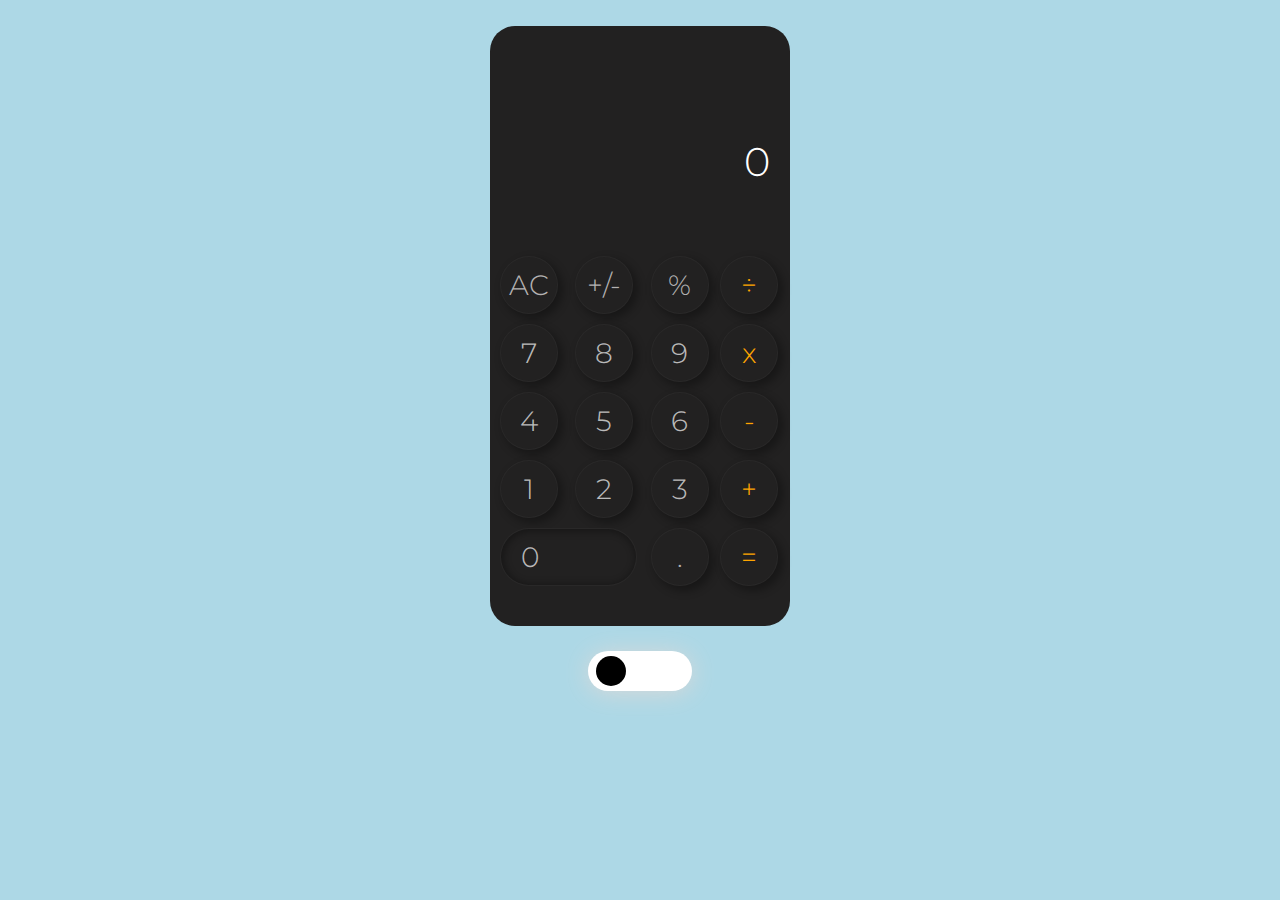
<file: calculadora2/index.html>
<!DOCTYPE html>
<html lang="en">
<head>
    <meta charset="UTF-8">
    <meta http-equiv="X-UA-Compatible" content="IE=edge">
    <meta name="viewport" content="width=device-width, initial-scale=1.0">
    <link rel="stylesheet" href="style.css">
    <link rel="shortcut icon" href="images/icones/favicon-32x32.png" type="image/x-icon">
    <title>Calculator</title>
    <script src="script.js"></script>
</head>
<body onkeyup="keydown(event)">
    <div class="main-container" id="main-container">
        <section class="display" >
            <div id="display" >0</div>
        </section>
        <div class="grid-container" id="grid">
           <div class="button" id="btn1" onclick="ac()">
               <p>AC</p>
           </div>
           <div class="button" id="btn2" onclick="abs()">
               <p>+/-</p>
           </div>
           <div class="button" id="btn3" onclick="percent()">
               <p>%</p>
           </div>
           <div class="button simbol" id="btn4" onclick="split()">
               <p>÷</p>
           </div>
           <div class="button number" id="btn5" onclick="display(7)">
               <p>7</p>
           </div>
           <div class="button number" id="btn6" onclick="display(8)">
               <p>8</p>
           </div>
           <div class="button number" id="btn7" onclick="display(9)">
               <p>9</p>
           </div>
           <div class="button simbol" id="btn8" onclick="multiply()">
               <p>x</p>
           </div>
           <div class="button number" id="btn9" onclick="display(4)">
               <p>4</p>
           </div>
           <div class="button number" id="btn10" onclick="display(5)">
               <p>5</p>
           </div>
           <div class="button number" id="btn11" onclick="display(6)">
               <p>6</p>
           </div>
           <div class="button simbol" id="btn12" onclick="minus()">
               <p>-</p>
           </div>
           <div class="button number" id="btn13" onclick="display(1)">
               <p>1</p>
           </div>
           <div class="button number" id="btn14" onclick="display(2)">
               <p>2</p>
           </div>
           <div class="button number" id="btn15" onclick="display(3)">
               <p>3</p>
           </div>
           <div class="button simbol" id="btn16" onclick="plus()">
               <p>+</p>
           </div>
           <div class="button number"  id="btn17" onclick="display(0)">
               <p>0</p>
           </div>
           <div class="button" id="btn18" onclick="display('.')">
               <p>.</p>
           </div>
           <div class="button simbol"  id="btn19" onclick="result()">
               <p>=</p>
           </div>
        </div>
    </div>
    <div class="toggle-btn" id="_1st-toggle-btn" onclick="changeMode()">
        <input type="checkbox">
        <span></span>
      </div>

</body>
</html>
</file>
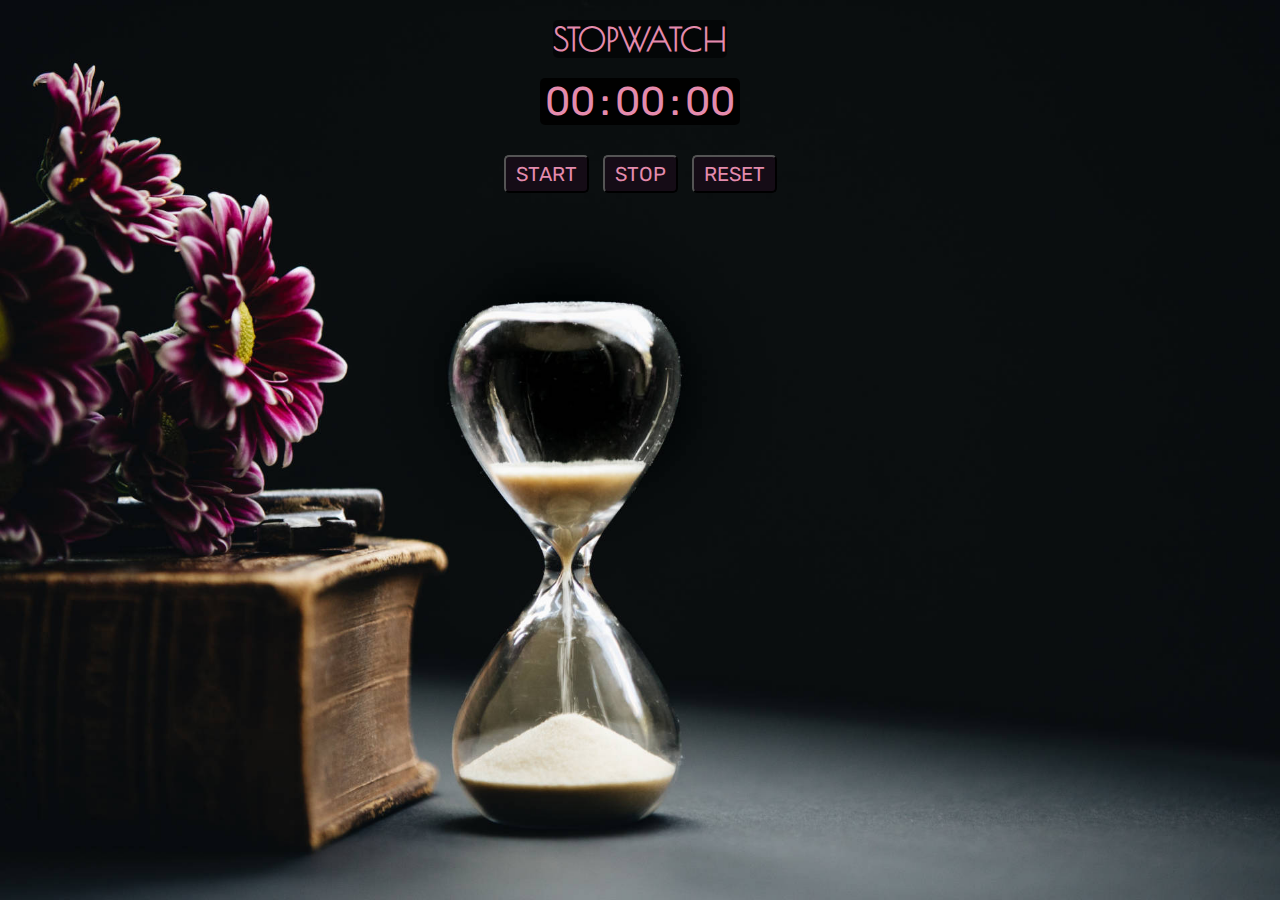
<file: crono/index.html>
<!DOCTYPE html>
<html lang="en">
<head>
    <meta charset="UTF-8">
    <meta http-equiv="X-UA-Compatible" content="IE=edge">
    <meta name="viewport" content="width=device-width, initial-scale=1.0">
    <title>Chronometer</title>
    <link rel="stylesheet" href="style.css">
    <script> 
        var cc = 00;
        var ss = 00;
        var mm = 00;
        var interval;

        function start(){
            
            interval = setInterval(cont, 10);      
        }        

        function stop(){
            clearInterval(interval)
        }

        function reset(){
        cc = 00;
        ss = 00;
        mm = 00;
        hh = 00;
        document.getElementById('cc').innerHTML = '00';
        document.getElementById('ss').innerHTML = '00';
        document.getElementById('mm').innerHTML = '00';
        }

        function cont(){
                      
            if (cc <10 ){
                document.getElementById('cc').innerHTML = '0' + cc;
            } else{
                document.getElementById('cc').innerHTML = cc;
            } cc = ++cc          


            
            if (cc > 99){
                cc = 0;
                ss = ++ss;                                
                if (ss < 10){
                 document.getElementById('ss').innerHTML = '0' + ss;
                }else {
                    document.getElementById('ss').innerHTML =  ss;
                }                             
                
                if (ss == 60){   
                    ss = 0;                
                    mm = ++mm                   
                    if(mm < 10 ){
                        document.getElementById('ss').innerHTML = '0' + ss;
                        document.getElementById('mm').innerHTML = '0' + mm;
                    } else{
                        document.getElementById('mm').innerHTML = mm;
                    }
                    
                }
                
        }
    }
    </script>

</head>

<body>
    <h1>STOPWATCH</h1>
    <div class="box"> <span id="mm">00</span>:<span id="ss">00</span>:<span id="cc">00</span></div>
    <div class="button">
        <button onclick="start()">START</button>
        <button onclick="stop()">STOP</button>
        <button onclick="reset()">RESET</button>
    </div>
    
</body>
</html>
</file>
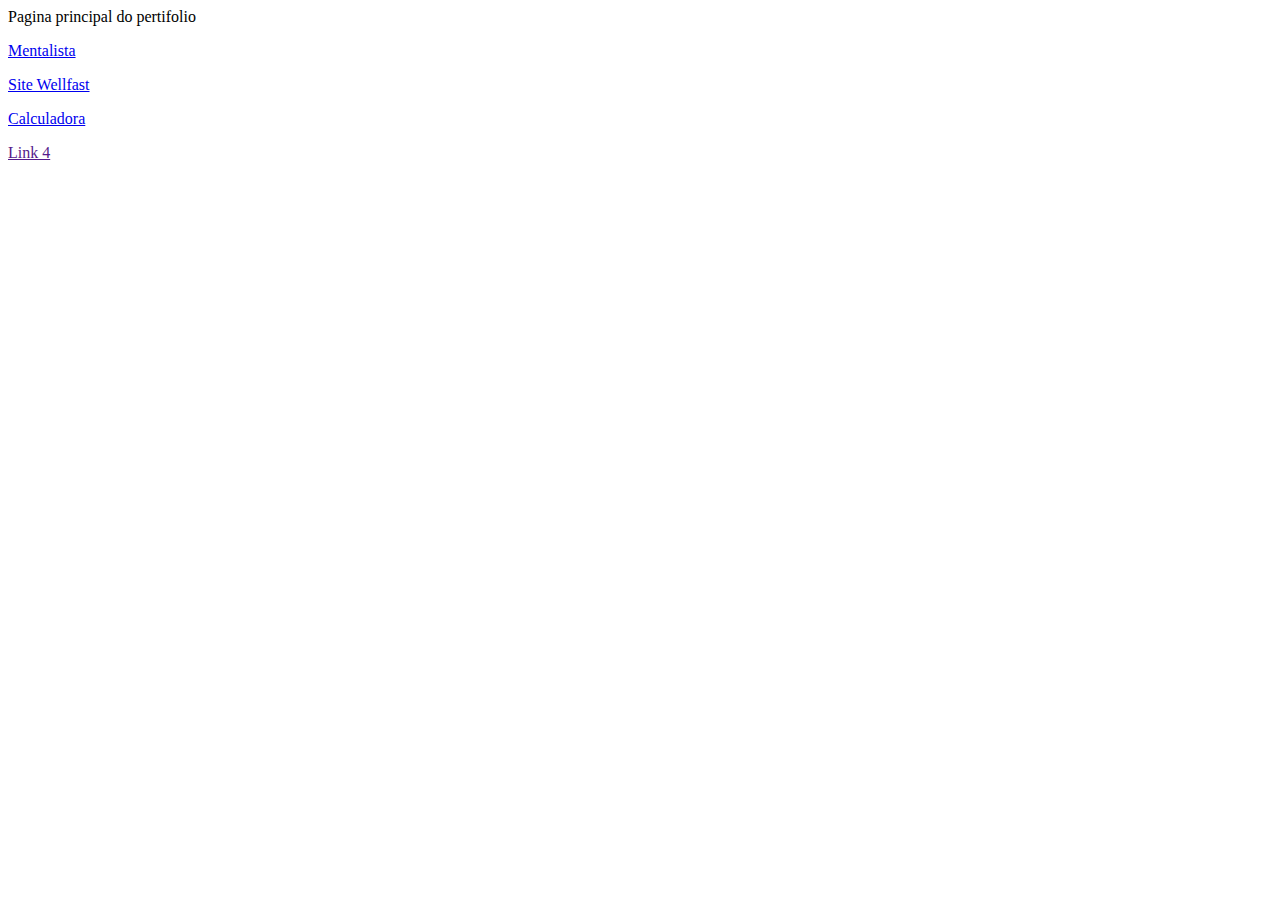
<file: index.html.html>
<!DOCTYPE html>
<html lang="en">
<head>
    <meta charset="UTF-8">
    <meta http-equiv="X-UA-Compatible" content="IE=edge">
    <meta name="viewport" content="width=device-width, initial-scale=1.0">
    <title>Document</title>
</head>
<body>
    <h>Pagina principal do pertifolio</h>

    <a href="mentalist/mentalist.html" target="_blank">
        <p>Mentalista</p>
    </a>
    <a href="wellfast-responsivo/index.html" target="_blank">
        <p>Site Wellfast</p>
    </a>
    <a href="calculadora/calcu.html" target="_blank">
        <p>Calculadora</p>
    </a>
    <a href="">
        <p>Link 4</p>
    </a>
</body>
</html>
</file>
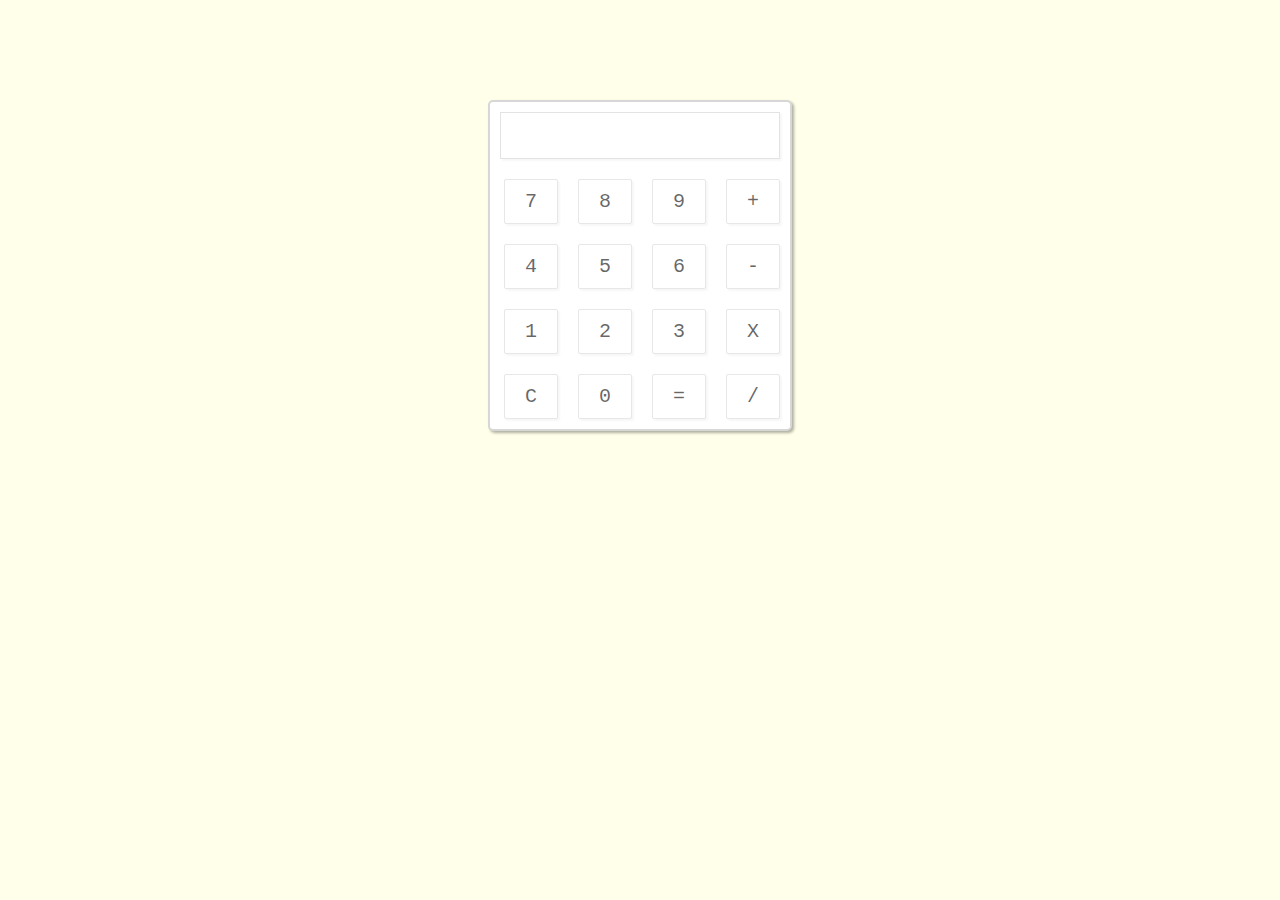
<file: calculadora/calcu.html>
<!DOCTYPE html>
<html lang="en">
<head>
    <meta charset="UTF-8">
    <meta http-equiv="X-UA-Compatible" content="IE=edge">
    <meta name="viewport" content="width=device-width, initial-scale=1.0">
    <title>Document</title>

    <style>

        body{
            background-color: rgba(255, 255, 224, 0.692);
            box-sizing: border-box;
            margin: 0;
            padding: 0;
        }

        .container{
            display: flex;
            
            
        }

        .cal{
            background-color: white;
            margin: 100px auto;
            border: 2px solid #d8d7d7;
            box-shadow: 2px 2px 3px rgba(0, 0, 0, 0.315);
            display: flex;
            flex-wrap: wrap;
            width: 300px;
            flex-direction: row-reverse;
            border-radius: 5px;
        }

        .square {
            
            font-size: 15pt;
            font-family: 'Courier New', Courier, monospace;
            padding: 10px 20px;
            margin: 10px;
            box-shadow: 2px 2px 2px rgba(0, 0, 0, 0.034);
            background-color: white;
            color: rgba(0, 0, 0, 0.603);
            border: 1px solid #e7e7e7;
            border-radius: 2px;
        }

        .display{
            box-shadow: 2px 2px 2px rgba(0, 0, 0, 0.034);
            border: 1px solid rgba(0, 0, 0, 0.11);
            width: 100%;
            height: 25px;
            padding: 10px 20px;
            margin: 10px;
            font-family: monospace;
            font-size: 18pt;
            text-align: right;
        }

        .square:hover {
            background-color: #e7e7e7;
            }

        .square:active {
            background-color:#cfcece;;
            transform: translateY(2px);
        }
    </style>

</head>
<body>
    
<div class="container">
    <div class="cal">
        <div class="display" id="tela"></div>
        
            <div class="square" onclick="somar()">+</div>
            <!-- /.square -->
            <div class="square" onclick="armazenar(this.innerHTML)">9</div>
            <!-- /.square -->
            <div class="square" onclick="armazenar(this.innerHTML)">8</div>
            <!-- /.square -->
            <div class="square" onclick="armazenar(this.innerHTML)">7</div>
            <!-- /.square -->
      
            <div class="square" onclick="subtrair()">-</div>
            <!-- /.square -->
            <div class="square" onclick="armazenar(this.innerHTML)">6</div>
            <!-- /.square -->
            <div class="square" onclick="armazenar(this.innerHTML)">5</div>
            <!-- /.square -->
            <div class="square" onclick="armazenar(this.innerHTML)">4</div>
            <!-- /.square -->
       
            <div class="square" onclick="multiplicar()">X</div>
            <!-- /.square -->
            <div class="square" onclick="armazenar(this.innerHTML)">3</div>
            <!-- /.square -->
            <div class="square" onclick="armazenar(this.innerHTML)">2</div>
            <!-- /.square -->
            <div class="square" onclick="armazenar(this.innerHTML)">1</div>
            <!-- /.square -->
       
            <div class="square" onclick="dividir()">/</div>
            <!-- /.square -->
            <div class="square" onclick="resultado()">=</div>
            <!-- /.square -->
            <div class="square" onclick="armazenar(this.innerHTML)">0</div>
            <!-- /.square -->
            <div class="square" onclick="limpar()">C</div>
    </div>
</div>

<script>
    
   
    var numeros = new Array;
    count = 0
    var sum = ''
    var soma1 = ''
    var soma2 = ''
    var plus = '+'
    var minus = '-'
    var times = '*'
    var split = '/'
    var operador = ''

    //Armazena os numeros no array
    function armazenar(valor){
        var display = document.getElementById('tela')
        numeros.push(valor)
        console.log(numeros)        
        display.innerHTML += numeros[count]
        
        sum = sum + numeros[count]
        count++
        console.log(sum)
    }
    // armazena o primeiro valor na variavel e adiciona a operacao a ser feita
    function somar(){
        soma1 = sum;
        operador = plus
        console.log(soma1);
        console.log('operador ' + operador);
        limpar();
    }

    function subtrair(){
        soma1 = sum;
        operador = minus
        console.log(soma1);
        console.log('operador ' + operador);
        limpar();
    }

    function multiplicar(){
        soma1 = sum;
        operador = times
        console.log(soma1);
        console.log('operador ' + operador);
        limpar();
    }

    function dividir(){
        soma1 = sum;
        operador = split
        console.log(soma1);
        console.log('operador ' + operador);
        limpar();
    }


    function resultado(){
        res = 0
        soma2 = sum;
        soma1num = Number(soma1)    
        soma2num = Number(soma2)
        if (operador == '+') {
            res = soma1num + soma2num
        } if (operador == '-'){
            res = soma1num - soma2num
        } if (operador == '*'){
            res = soma1num * soma2num
        } if (operador == '/'){
            res = soma1num / soma2num
        }
        document.getElementById('tela').innerHTML = res
        while (numeros.length > 0){
            numeros.pop()
        }
        
        numeros.push(res)
    }

    // limpa o array de numeros e o campo de display
    function limpar(){
        while (numeros.length > 0){
            numeros.pop()
        }
        var display = document.getElementById('tela');
        display.innerHTML = ''
        count = 0
        sum = ''
    }

</script>

</body>
</html>
</file>
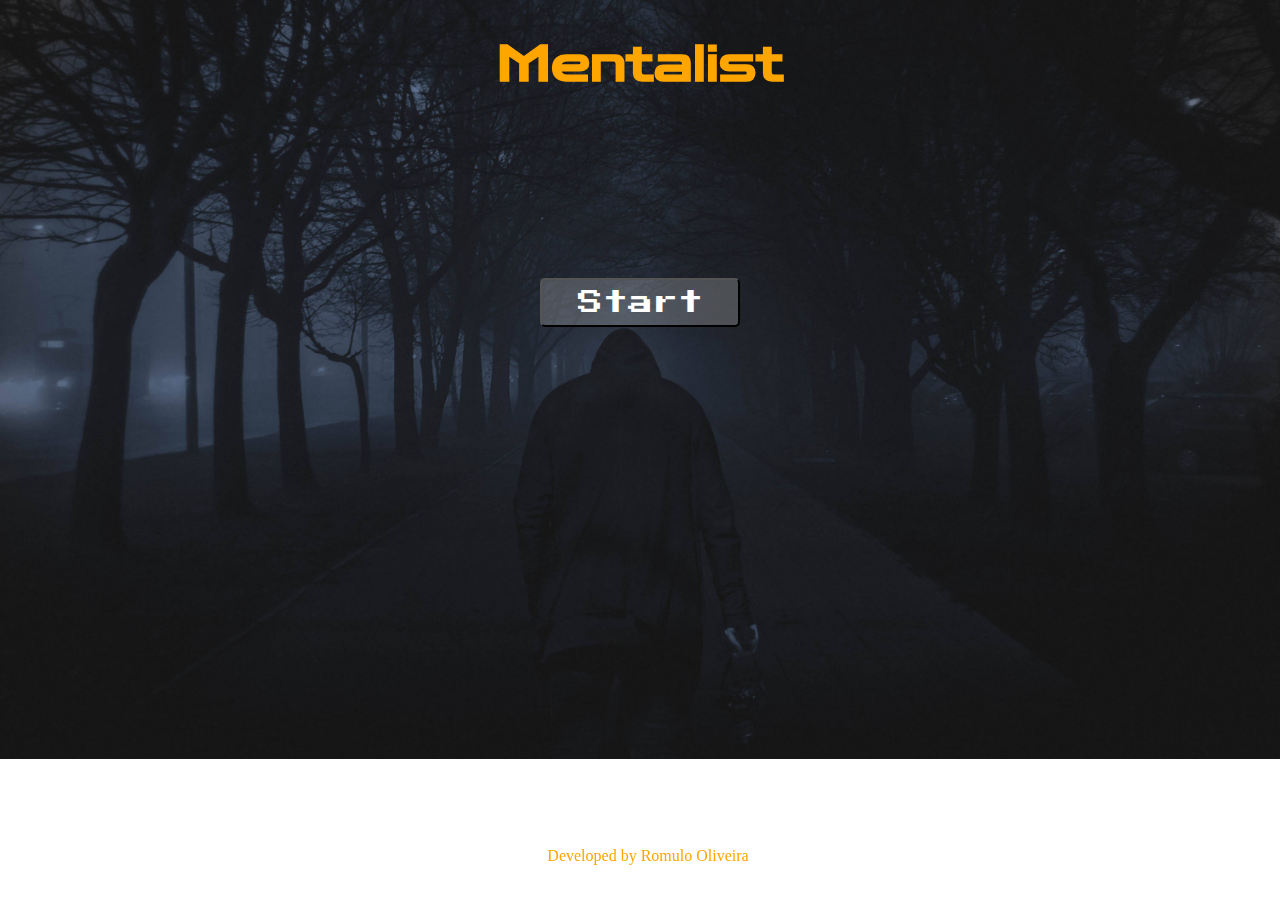
<file: Mentalista2/mentalista.html>
<!DOCTYPE html>
<html lang="en">
<head>
    <meta charset="UTF-8">
    <meta http-equiv="X-UA-Compatible" content="IE=edge">
    <meta name="viewport" content="width=device-width, initial-scale=1.0">
    <link rel="stylesheet" href="style.css">
    <title>Document</title>

</head>
<body>
    <h1>Mentalist</h1>
    <p id="explan">Guess a number between 1 and 10</p>
    <div id="life"></div>
    <div class="center"><img id="box"src="images/box-mario.png" alt="box mario"></div>
    <div class="center"><input type="number" id="guess" onkeyup="keydown(event)" ></div>
    <div class="center"><input type="button" value="Start" id="start" onclick="start()"></div>
    <h2 id="gameover">GAME OVER</h2>
    
    <div id="divCheck"><button id="check">Check</button></div>
    <p class="return" id="output" ></p>

    <div class="center"><input type="button" value="restart" id="restart" onclick="start()"></div>

    <footer>Developed by Romulo Oliveira</footer>

    <script>

        //give focus to input field
        document.getElementById('guess').focus();

        //event Listenner to button start
        //document.getElementById('check').addEventListener('click', guessNum);
        document.getElementById('check').addEventListener('click', guessNum);

        //assigns a ramdom number 
        var ramdomNum 
        //number of lives left
        var life

        //hide the button start and shows the other elements of the game, also give focus to the input element
       /*
        function start(){
            life = 3
            document.getElementById('start').setAttribute('class','remove');
            document.getElementById('explan').style.display = 'block';            
            document.getElementById('box').style.display = 'block';
            document.getElementById('guess').style.display = 'block';
            document.getElementById('life').style.display = 'block';
            document.getElementById('divCheck').style.display = 'block';
            document.getElementById('gameover').style.display = 'none';
            document.getElementById('restart').style.display = 'none';            
            document.getElementById('guess').focus();
            document.getElementById('life').innerHTML = '❤️❤️❤️';
            ramdomNum = Math.floor(Math.random()*10 + 1);                           
        }
        */

        function start(){
            life = 3 
            document.getElementById('start').setAttribute('class','remove');
            document.getElementById('explan').style.display = 'block';            
            document.getElementById('box').style.display = 'block';
            document.getElementById('guess').style.display = 'block';
            document.getElementById('life').style.display = 'block';
            document.getElementById('divCheck').style.display = 'block';
            document.getElementById('gameover').style.display = 'none';
            document.getElementById('restart').style.display = 'none';
            document.getElementById('output').innerHTML =''            
            document.getElementById('guess').focus();
            document.getElementById('guess').value = ''
            document.getElementById('life').innerHTML = '❤️❤️❤️';
            document.getElementById('output').setAttribute('class','return')
            ramdomNum = Math.floor(Math.random()*10 + 1);

               
        }

        function gameOver(){
            document.getElementById('box').style.display = 'none';
            document.getElementById('explan').style.display = 'none';
            document.getElementById('guess').style.display = 'none';
            document.getElementById('life').style.display = 'none';
            document.getElementById('divCheck').style.display = 'none';
            document.getElementById('gameover').style.display = 'block';
            document.getElementById('restart').style.display = 'block';
            document.getElementById('output').innerHTML ='The right number was: ' + ramdomNum;

        }

        //function to evaluate the number guessed
        function guessNum(){
            var guessedNum = document.getElementById('guess').value;
            var output = document.getElementById('output')
            console.log(ramdomNum);
            //evaluate the number of tries left
            if (life > 0){
                //evaluate if a valid number is being assign
                if(guessedNum <=0 || guessedNum > 10){
                    alert('Please type a valid number')
                } else {
                    if (guessedNum == ramdomNum){
                        output.innerHTML = 'Congratulations';
                        output.setAttribute('class','congrats');
                        document.getElementById('divCheck').style.display = 'none';
                        document.getElementById('guess').style.display = 'none';
                        document.getElementById('restart').style.display = 'block';

                    } else if (guessedNum < ramdomNum) {
                        output.innerHTML = 'The number Guessed is Greater than: ' + guessedNum;    
                        life--
                        switch(life){
                            case 2:
                            document.getElementById('life').innerHTML = '❤️❤️';
                            break
                            case 1:
                            document.getElementById('life').innerHTML = '❤️';
                            break 
                            case 0:
                            document.getElementById('life').innerHTML = '';
                            gameOver()
                            
                            break
                        }                    
                    } else if (guessedNum > ramdomNum){
                        output.innerHTML = 'The number Guessed is Lower than: ' + guessedNum;
                        life--
                        switch(life){
                            case 2:
                            document.getElementById('life').innerHTML = '❤️❤️';
                            break
                            case 1:
                            document.getElementById('life').innerHTML = '❤️';
                            break
                            case 0:
                            document.getElementById('life').innerHTML = '';
                            gameOver()
                            break   
                        }
                        
                    }  
                }
                document.getElementById('guess').value = ''
                document.getElementById('guess').focus();

            }   else{
                    document.getElementById('output').innerHTML =''
                    document.getElementById('output2').innerHTML = 'Voce nao tem mais vidas'
                }
            
        }

        //checks if the enter button is pressed if yes it triggres the function guessNum
        function keydown(event){
            var x = event.which || event.keyCode;
            if (x == 13){
                guessNum()
            }
        }

     
    </script>
</body>
</html>
</file>
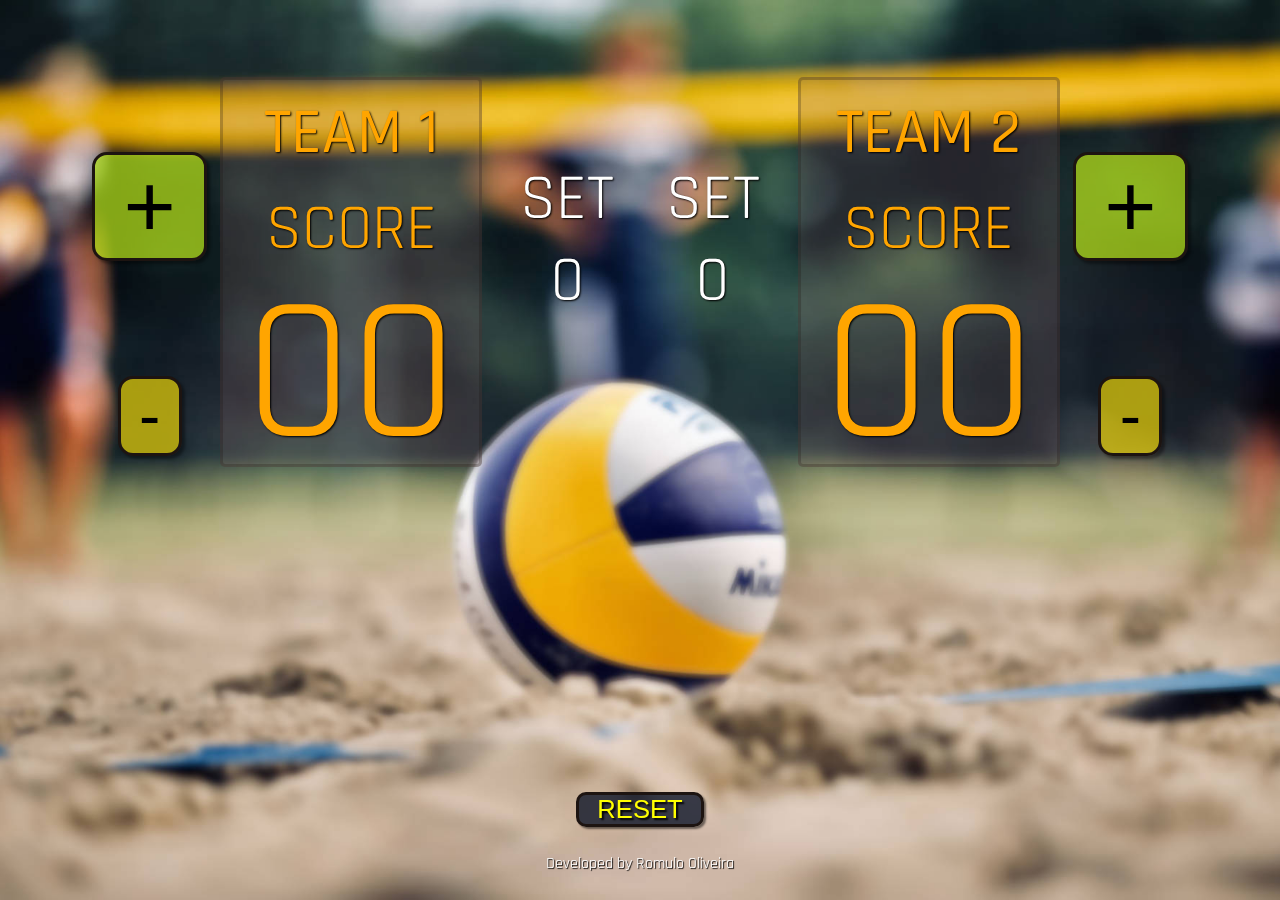
<file: scoreTable/score.html>
<!DOCTYPE html>
<html lang="en">
<head>
    <meta charset="UTF-8">
    <meta http-equiv="X-UA-Compatible" content="IE=edge">
    <meta name="viewport" content="width=device-width, initial-scale=1.0">
    <link rel="stylesheet" href="style.css">
    <title>Score Table</title>
    <script src="score.js"></script>
</head>
<body>    
        <main>
            <section class="buttons" id="secButton1">
                <button class="bplus" id="bplus1" onclick="plus(1)">+</button>
                <button class="bminus" id="bminus1" onclick="minus(1)">-</button>
            </section>
            <section class="team">
                <p class="pTeam">TEAM 1</p>
            <P class="pScore">SCORE</P>
            <DIV class="score" id="score1">00</DIV>
            </section>
            
        <aside class="setPoint">
            <p>SET</p>
            <div id="set1">0</div>
                    
        </aside>
        <aside class="setPoint">
            <p>SET</p>
            <div id="set2">0</div>
           
            </aside>
    
        <section class="team">
            <p class="pTeam">TEAM 2</p>
            <P class="pScore">SCORE</P>
            <DIV class="score" id="score2">00</DIV>
        </section>
        <section class="buttons" id="secButton2">
            <button class="bplus" id="bplus2" onclick="plus(2)">+</button>
            <button class="bminus" id="bminus2" onclick="minus(2)">-</button>
        </section>
         </main>

        <section id="reset" >
            <button onclick="reset()">RESET</button>
        </section>  
        <footer>Developed by Romulo Oliveira</footer> 
</body>
</html>
</file>
<file: calculadora2/style.css>
@import url('https://fonts.googleapis.com/css2?family=Montserrat:ital,wght@0,100;0,200;0,300;0,400;0,500;0,600;0,700;1,100;1,200;1,300;1,400;1,500;1,600;1,700&display=swap');


*{
    margin: 0;
    padding: 0;
}

body{
    background-color: lightblue;
}
.main-container{
    background-color: rgb(34, 33, 33);
    width: 300px;
    height: 600px;
    margin: 2vw auto;
    border-radius: 25px;
}

.display{
    display: flex;
    width: 100%;
    height: 35%;
    border-radius: 25px;
    font-size: 30pt;
    justify-content: flex-end;
    align-items: flex-end;
}
.display div{
    font-family: 'Montserrat', sans-serif;
    font-weight: 300;
    color: white;
    justify-content: flex-end;
    align-items: flex-end;
    margin: 50px 20px;
    overflow: auto;
}

.grid-container{
    display: grid;
    grid-gap: 10px;
    grid-template-columns: auto auto auto auto;
    margin: 20px 10px;
                 
}

#btn17{
    grid-column: 1 / 3;
    width: 135px;
    border-radius: 30px;
    box-shadow: inset 1px 1px 7px 2px rgb(0 0 0 / 31%);
    text-align: left;
}

#btn17 p{
    padding-left: 20px;
    
}


.button{
    background-color: rgb(34, 33, 33);
    color: rgb(180, 178, 178);
    border: 1px solid rgba(68, 68, 68, 0.200);
    border-radius: 50%;
    box-shadow: 4px 4px 9px 1px rgb(0 0 0 / 31%);
    text-align: center;
    font-family: 'Montserrat', sans-serif;
    font-weight: 300;
    font-size: 28px;
    width: 56px;
    height: 56px;
    align-items: center;
}


.button:active {
    transform: translateY(2px);
}

.button p{
    line-height: 2;
}

.number{
    color: rgba(255, 255, 255, 0.705);
}

.simbol{
    color: orange;
}

@media only screen and (orientation: landscape) {
    body {
      background-color: lightblue;
    }
  }
 /*Media query for small displays*/
  @media only screen and (max-width: 320px) {
    .main-container {
        height: 512px;
    }
    .display {
        height: 25%;
    }
    .display div {
        margin: 13px 20px;
    }


  }
  
  /* Botao day and night*/
  .toggle-btn
{
    position: relative;
    width: 104px;
    height: 40px;
    margin: 0 auto;
    border-radius: 40px;
}

input[type="checkbox"]
{
    width: 100%;
    height: 100%;
    position: absolute;
    top: 0px;
    left: 0px;
    right: 0px;
    bottom: 0px;
    margin: 0px;
    cursor: pointer;
    opacity: 0;
    z-index: 2;
}
/* First toggle btn */
#_1st-toggle-btn span
{
    position: absolute;
    top: 0px;
    right: 0px;
    bottom: 0px;
    left: 0px;
    overflow: hidden;
    opacity: 1;
    background-color:#fff;
    box-shadow: 0px 2px 25px #d9d9d9;
    border-radius: 40px;
    transition: 0.2s ease background-color, 0.2s ease opacity;
}

#_1st-toggle-btn span:before,#_1st-toggle-btn span:after
{
    content: '';
    position: absolute;
    top: 5px;
    width: 30px;
    height: 30px;
    border-radius: 50%;
    transition: 0.5s ease transform, 0.2s ease background-color;
}

#_1st-toggle-btn span:before
{
    background-color: #fff;
    transform: translate(-58px,0px);
    z-index: 1;
}

#_1st-toggle-btn span:after
{
    background-color: #000;
    transform: translate(8px,0px);
    z-index: 0;
}

#_1st-toggle-btn input[type="checkbox"]:checked + span
{
    background-color: #000;
}

#_1st-toggle-btn input[type="checkbox"]:active + span
{
    opacity: 0.5;
}

#_1st-toggle-btn input[type="checkbox"]:checked + span:before
{
    background-color: #000;
    transform: translate(51px,-3px);
}

#_1st-toggle-btn input[type="checkbox"]:checked + span:after
{
    background-color: #fff;
    transform: translate(63px,0px);
}

/* button end */

/*day mode*/

.day-mode{
   color: #414141;
}
</file>
<file: crono/style.css>
@import url('https://fonts.googleapis.com/css2?family=Rubik:ital,wght@0,300;0,400;0,500;0,600;0,700;1,300;1,400;1,500;1,600;1,700&family=Syne+Mono&display=swap');
@import url('https://fonts.googleapis.com/css2?family=Poiret+One&display=swap');


body{
    background-image: url(images/ampulheta2.jpg);
    background-size: cover;
    background-attachment: fixed;
    background-position: left;
    font-family: 'Rubik', sans-serif;

}

h1{
    font-family: 'Poiret One', cursive;
    margin:20px auto;
    text-align: center;
    color: rgb(228, 139, 173);
    background-color: rgba(0, 0, 0, 0.534);
    width: fit-content;
    border-radius: 5px;
}

div.box{
    color: rgb(228, 139, 173);
    font-size: 40px;
    padding: auto;
    width: 200px;
    margin: auto;
    background-color: rgba(0, 0, 0, 0.884);
    border-radius: 5px;
}

span{    
    margin: auto;
    padding: 5px;
}

div.button{
    text-align: center;    
}

button{
    font-family: 'Poiret One', cursive;
    padding: 10px 30px;
    margin: 30px 5px;
    background-color: none;
    font-family: 'Rubik';
    font-size: 20px;
    padding: 5px 10px;
    background-color: rgba(24, 12, 24, 0.836);
    border-radius: 5px;
    color: rgb(228, 139, 173);
}
</file>
<file: Mentalista2/style.css>
@import url('https://fonts.googleapis.com/css2?family=Creepster&family=Megrim&family=Press+Start+2P&display=swap');
@import url('https://fonts.googleapis.com/css2?family=Zen+Dots&display=swap');
@import url('https://fonts.googleapis.com/css2?family=Frijole&display=swap');
@import url('https://fonts.googleapis.com/css2?family=Fredericka+the+Great&display=swap');

:root{
    --MainFont:'Megrim', cursive;
    --startFont:'Press Start 2P', cursive;
    --GameOverFont:'Creepster', cursive;
    --MainFont2:'Zen Dots', cursive;
    --CheckFont:'Frijole', cursive;
    --OutputFont:'Fredericka the Great', cursive;
}


body{
    color: orange;
    background-image:url(images/background2.jpg);
    background-size:cover;
    background-position: center;
    background-repeat: no-repeat;
    height: 625px;
    position: relative;
  

}

h1{
    font-family: var(--MainFont2);
    text-align: center;
    font-size: 50px;
}

p#explan{
    font-family: var(--OutputFont);
    color: white;
    text-align: center;
    display: none;
}


#start{
    font-family: var(--startFont);
    font-size: 25px;
    text-align: center;
    padding: 10px;
    width: 100%;
    margin-top: 150px;
    border-radius: 5px;
    background-color: rgba(255, 255, 255, 0.205);
    color: white;
    
}

.center{
    margin: auto;
    width: 200px;
}

#box{
    width: 150px;
    margin-left: 20px;
    display: none;
}

input#guess{
    color: white;
    font-size: 20px;
    text-align: center;
    width: 75px;
    height: 25px;
    margin-left: 60px;
    background-color: rgba(126, 118, 118, 0.158);
    border: none;
    -moz-appearance: textfield;
    display: none;
}

input::-webkit-outer-spin-button,
input::-webkit-inner-spin-button {
    /* display: none; <- Crashes Chrome on hover */
    -webkit-appearance: none;
    margin: 0; /* <-- Apparently some margin are still there even though it's hidden */
}

input[type=number] {
    -moz-appearance:textfield; /* Firefox */
}

#life{
    width: fit-content;
    margin: auto;
    font-size: 30px;
    display: none;
    text-align: center;
}

#divCheck {
    margin:20px auto;
    width: 100px;
    display: none;
    
}

#check{
    width: 100%;
    color: white;
    border-radius: 5px;
    font-family: var(--CheckFont);
    font-size: 20px;
    background-color: rgba(158, 156, 156, 0.151);
    
}

.return{
    color:white;
    text-align: center;
    font-family: var(--OutputFont);
    font-size: 25px;
}

.remove {
    display:none;
}

.show {
    display: unset;
}

.congrats{
    font-size: 30px;
    font-family: var(--startFont);
    color: yellow;
    text-align: center;
}

#restart{
    font-family: var(--startFont);
    font-size: 25px;
    text-align: center;
    padding: 10px;
    width: 100%;
    margin-top: 50px;
    border-radius: 5px;
    background-color: rgba(255, 255, 255, 0.205);
    color: white;
    display: none;
}

#gameover{
    font-family: var(--startFont);
    color: rgba(255, 255, 255, 0.753);
    font-size: 80px;
    margin-top: 100px;
    text-align: center;
    display: none;
}


footer{
    text-align: center;
    position: fixed;
    width: 100%;
    bottom: 35px;
}


/* Mobile responsive*/

@media only screen and (max-width: 600px) {

.return{
    font-size:18px ;
}

.congrats{
    font-size: 20px;
    font-family: var(--startFont);
    color: yellow;
    text-align: center;
}



}
</file>
<file: scoreTable/style.css>
@import url('https://fonts.googleapis.com/css2?family=Teko:wght@300;400;500;600;700&display=swap');
@import url('https://fonts.googleapis.com/css2?family=Rajdhani:wght@300;400;500;600;700&display=swap');


:root{
    --font1:'Teko', sans-serif;
    --font2:'Rajdhani', sans-serif;
}

*{
    margin: 0;
    padding: 0;
    
}

body{
    background-image: url(imagens/beachball.jpg);
    background-size: cover;
    color:white;
    font-family: var(--font2);
}

main{    
    display: flex;
    justify-content: stretch;
    align-items: center;
    margin:1vw 2vw;    
}

.buttons{
    display: flex;
    flex-direction: column;
}

.bplus{
    font-size: 10vw;
    width: 12vw;
    margin-top: 10vw;
    margin-bottom: 9vw;
    border-radius: 15px;
    background-color: rgba(193, 240, 25, 0.678);
    border-style: none;
    box-shadow: 3px 3px 3px rgba(0, 0, 0, 0.400);
    border: solid 3px rgb(29, 20, 17);
}
/*
.bplus:hover {
    background-color: rgb(228, 188, 13, 0.678)
    }
*/

.bplus:active {
  /*  background-color: rgb(228, 188, 13, 0.678); */
    transform: translateY(2px);
}

.bminus{
    font-size: 5vw;
    border-radius: 15px;
    background-color: rgba(236, 213, 9, 0.699);
    border-style: none;
    box-shadow: 3px 3px 3px rgba(0, 0, 0, 0.400);
    border: solid 3px rgb(29, 20, 17);
}
/*
.bminus:hover {
    background-color: rgba(236, 66, 44, 0.671);
    }
*/
.bminus:active {
    /*background-color: rgba(236, 66, 44, 0.671);*/
    transform: translateY(2px);
}


.team{
    line-height: 0.9;
    text-align: center;
    height: 37vw;
    width: 25vw;
    margin: 5vw 1vw 0vw 1vw;
    text-shadow: 1px 1px 2px black;
    background-color: rgba(146, 103, 103, 0.219);
    border-radius: 5px;
    border: solid 3px rgba(29, 20, 17, 0.247);
}

.pTeam{
    font-size: 7vw;
    font-weight: 500;
    margin-bottom: 3vw;
    margin-top: 2vw;
    
}

.pScore{
    font-size: 7vw;
    margin: 2vw 0;
}

.score{
    font-size: 21vw;
    margin: 1vw 0;
}

.setPoint{
    font-size: 5vw;
    text-align: center;
    margin: 5vw 2vw ;
    text-shadow: 1px 1px 2px black;
}

.setPoint button {
    color: blue;
    font-size: 5vw;
    width: 100%;
    border-radius: 10px;
    background-color: rgba(240, 243, 53, 0.836);
    border-style: none;
    box-shadow: 3px 3px 3px rgba(0, 0, 0, 0.500);
}

.setPoint button:hover {
    background-color: rgba(240, 243, 53, 0.836);
    }

.setPoint button:active {
    background-color: rgba(240, 243, 53, 0.836);
    transform: translateY(2px);
}

#reset {
    font-size: 5vw;
    text-align: center;
    
}

#reset button{
    color: yellow;
    font-size: 3vw;
    width: 16vw;
    border: solid 3px rgb(29, 20, 17);
    border-radius: 10px;
    background-color: rgba(6, 15, 36, 0.774);
    box-shadow: 2px 2px 2px rgba(0, 0, 0, 0.500);
    text-shadow: 2px 2px 2px black;
    
}

/*
#reset button:hover {
    background-color: rgba(33, 77, 170, 0.836);
    }
*/
    #reset button:active {
   /* background-color: rgba(33, 77, 170, 0.836);*/
    transform: translateY(2px);
}

footer{
    text-align: center;
    text-shadow: 1px 1px 1px black;
}


/* Extra small devices (phones, 600px and down) */
@media only screen and (max-width: 550px) {


  body {
    background-image: url(imagens/beachballCutMedium.jpg);
    background-size: cover;
    background-position: center;
    background-attachment: fixed;
  }

  .team {
    margin:20vw 3vw;  
    display: block;
    font-size: 15vw ;
    height: 65vw;
    width: 45vw;
  }

  .pTeam{
      font-size: 13vw;
  }
  .pScore{
      font-size: 10vw;
  }

  .score{
      font-size: 37vw;
  }

  .buttons {
    position:absolute;
    display: flex;
    margin-top: 130vw;
    align-items: flex-end;
  }
  #secButton1{
    width: 50%;

    
  }
  #secButton2{
    width: 50%;
    margin-left: 50%;
    }


  #bplus1 {
    margin: auto;
    font-size: 20vw;
    width: 25vw;
  }
 
  #bminus1 {
    margin: 5vw auto;
    font-size: 15vw;
    width: 15vw;

  }
  
  #bplus2{
    margin: auto;
    font-size: 20vw;
    width: 25vw;

  }

  #bminus2{
    margin: 5vw auto;
    font-size: 15vw;
    width: 15vw;
  }
  
  #reset{
    position: fixed;
    width: 100%;
    bottom: 60px;
  }

  footer{
    position: fixed;
    width: 100%;
    bottom: 5vw;
  }

  .setPoint{
      display: none;
  }
}

/* Small devices (portrait tablets and large phones, 600px and up) */
@media only screen and (min-width: 600px) {
    body {
        background-image: url(imagens/beachballCutMedium.jpg);
        background-size: cover;
        background-position: center;
        background-attachment: fixed;
      }
}

/* Medium devices (landscape tablets, 768px and up) */
@media only screen and (min-width: 768px) {
    .team {
        
    }

    body {
        background-image: url(imagens/beachballCutMedium.jpg);
        background-size: cover;
        background-position: center;
        background-attachment: fixed;
      }


      #reset{
        position: fixed;
        width: 100%;
        bottom: 150px;
      }
    
      footer{
        position: fixed;
        width: 100%;
        bottom: 5vw;
      }
    

} 

/* Large devices (laptops/desktops, 992px and up) */
@media only screen and (min-width: 992px) {
  .team{
      color:orange;
  }

  main {
    justify-content: center;
}

  body{
    background-image: url(imagens/beachball.jpg);
    background-size: cover;
    color:white;
    font-family: var(--font2);
}

.bplus{
    font-size: 7vw;
    width: 9vw;
    margin-top: 10vw;
    margin-bottom: 9vw;
    border-radius: 15px;
    background-color: rgba(193, 240, 25, 0.678);
    border-style: none;
    box-shadow: 3px 3px 3px rgba(0, 0, 0, 0.400);
    border: solid 3px rgb(29, 20, 17);
}

.bminus{
    font-size: 5vw;
    width: 5vw;
    margin: auto;
    border-radius: 15px;
    background-color: rgba(236, 213, 9, 0.699);
    border-style: none;
    box-shadow: 3px 3px 3px rgba(0, 0, 0, 0.400);
    border: solid 3px rgb(29, 20, 17);
}

.team{
    justify-content: center;
    height: 30vw;
    width: 20vw;
}
.pTeam{
    font-size: 5vw;
}
.pScore{
    font-size: 5vw;
}

.score{
    font-size: 16vw;
}

#reset{
    position: fixed;
    width: 100%;
    bottom: 60px;
  }
#reset button{
    width: 10vw;
    font-size: 2vw;
}  

  footer{
    position: fixed;
    width: 100%;
    bottom: 2vw;
  }


} 

/* Extra large devices (large laptops and desktops, 1200px and up) */
@media only screen and (min-width: 1200px) {
  
   
}
</file>
